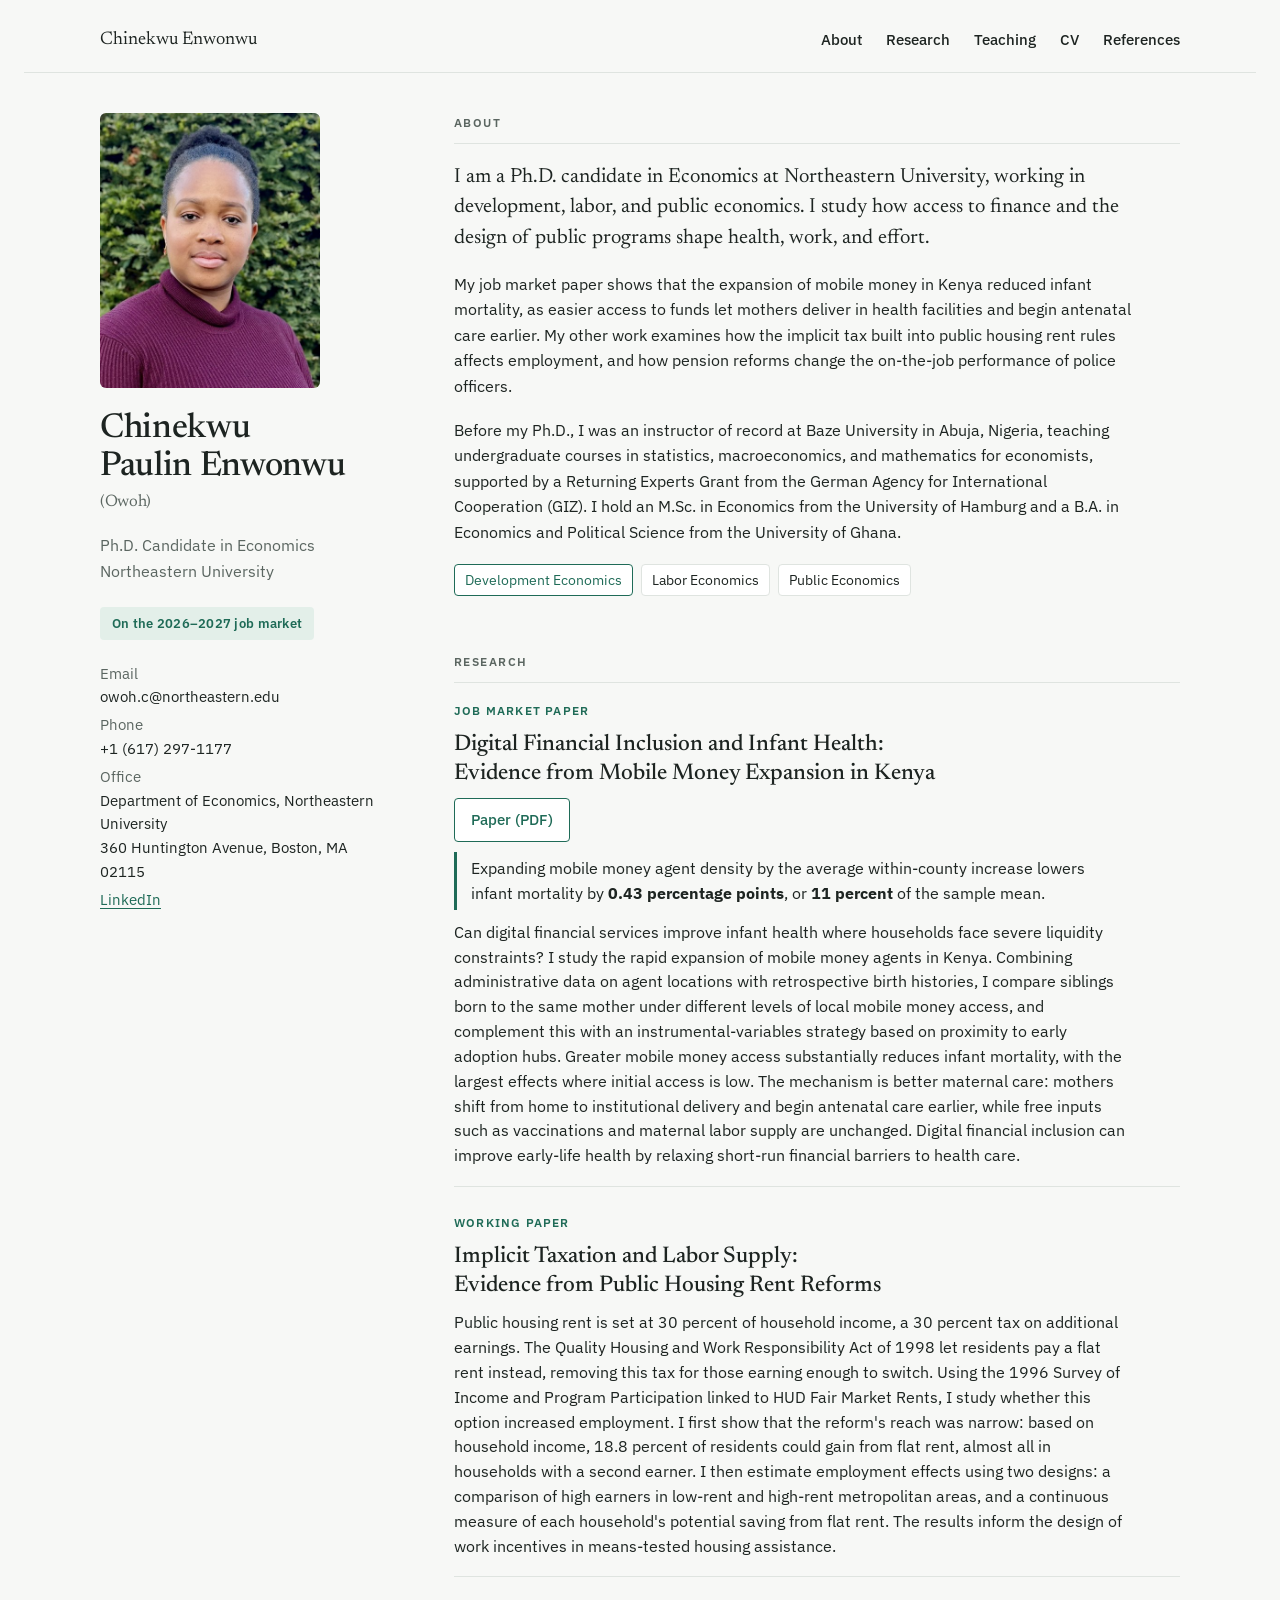
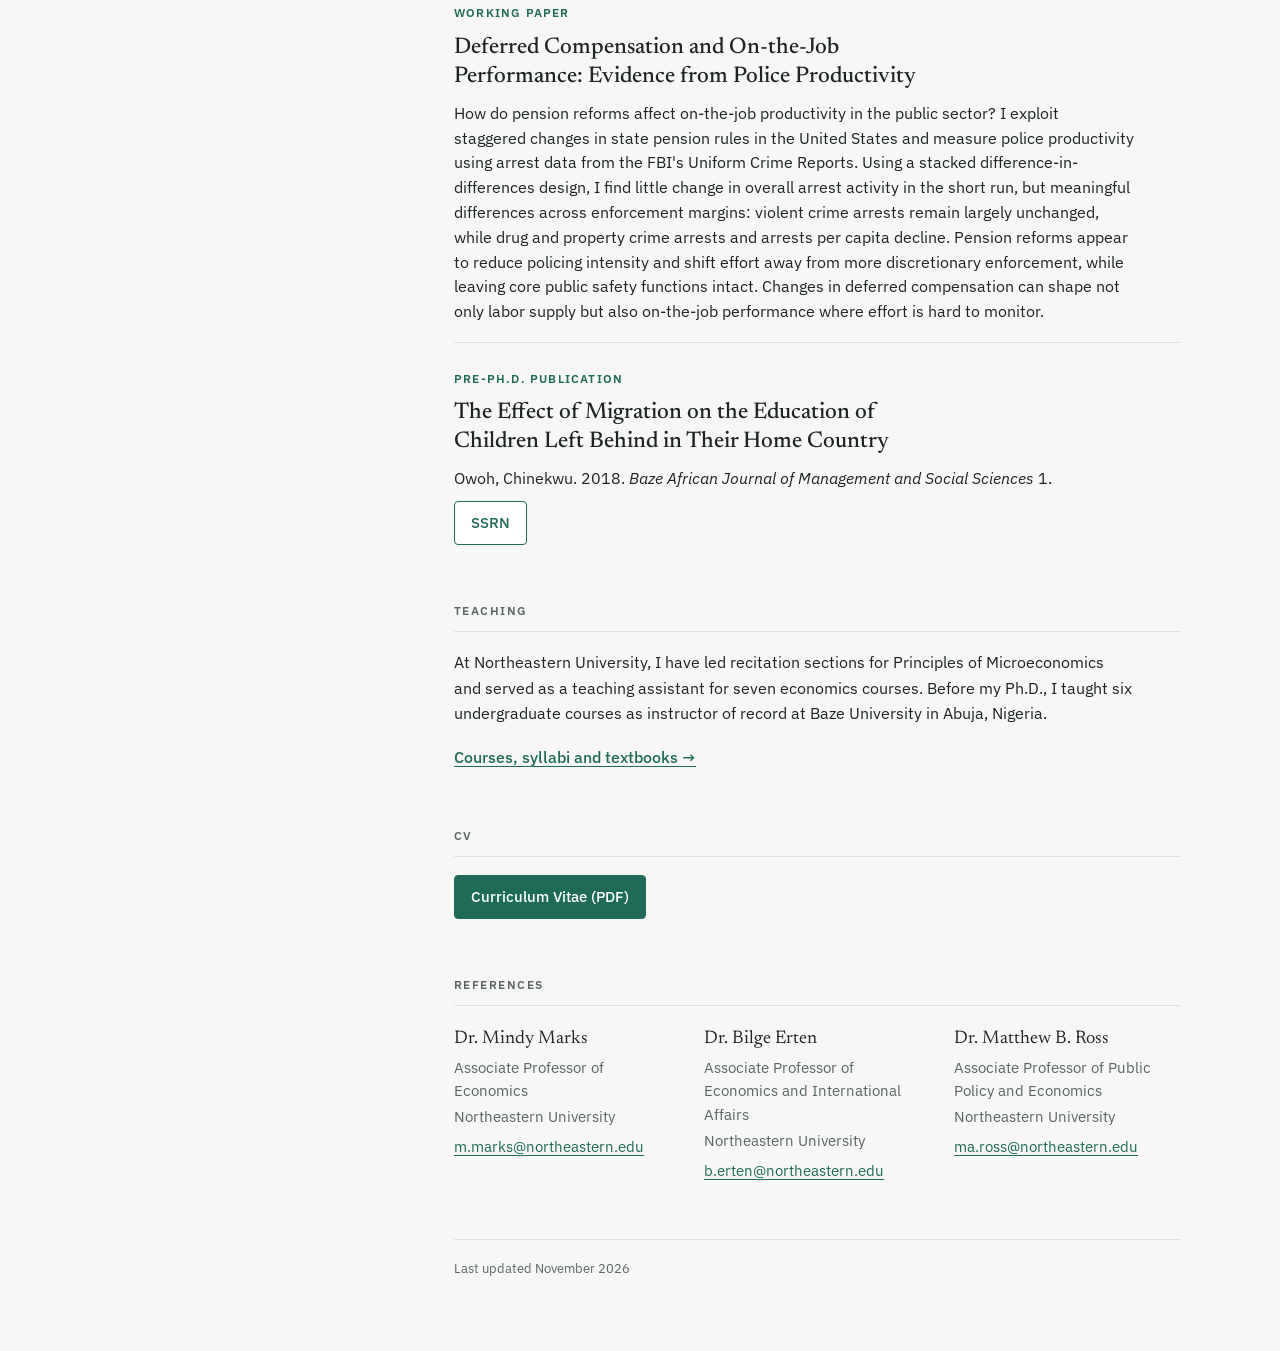
<file: index.html>
<!doctype html>
<html lang="en">
<head>
<meta charset="utf-8">
<meta name="viewport" content="width=device-width, initial-scale=1">
<title>Chinekwu Enwonwu</title>
<meta name="description" content="Chinekwu Paulin Enwonwu (Owoh), Ph.D. candidate in Economics at Northeastern University. Development, labor and public economics.">
<link rel="preconnect" href="https://fonts.googleapis.com">
<link rel="preconnect" href="https://fonts.gstatic.com" crossorigin>
<link rel="stylesheet" href="https://fonts.googleapis.com/css2?family=Newsreader:opsz,wght@6..72,400;6..72,500;6..72,600&family=IBM+Plex+Sans:wght@400;500;600&display=swap">
<link rel="stylesheet" href="style.css">
</head>
<body>
<header class="topbar"><div class="topbar-inner"><a class="brand" href="#about">Chinekwu Enwonwu</a><nav aria-label="Main"><a href="#about">About</a><a href="#research">Research</a><a href="teaching.html">Teaching</a><a href="#cv">CV</a><a href="#references">References</a></nav></div></header>
<div class="wrap">
  <aside>
    <img class="portrait" src="photo.jpg" alt="Portrait of Chinekwu Enwonwu" width="480" height="600">
    <div>
      <h1>Chinekwu Paulin Enwonwu <span class="maiden">(Owoh)</span></h1>
    </div>
    <p class="role">Ph.D. Candidate in Economics<br>Northeastern University</p>
    <span class="market">On the 2026–2027 job market</span>
    <ul class="contact">
      <li><span>Email</span><br>owoh.c@northeastern.edu</li>
      <li><span>Phone</span><br>+1 (617) 297-1177</li>
      <li><span>Office</span><br>Department of Economics, Northeastern University<br>360 Huntington Avenue, Boston, MA 02115</li>
      <li><a href="https://www.linkedin.com/in/chinekwuowoh" target="_blank" rel="noopener">LinkedIn</a></li>
    </ul>
  </aside>

  <main>
    <section id="about">
      <h2>About</h2>
      <p class="lede">I am a Ph.D. candidate in Economics at Northeastern University, working in development, labor, and public economics. I study how access to finance and the design of public programs shape health, work, and effort.</p>
      <p>My job market paper shows that the expansion of mobile money in Kenya reduced infant mortality, as easier access to funds let mothers deliver in health facilities and begin antenatal care earlier. My other work examines how the implicit tax built into public housing rent rules affects employment, and how pension reforms change the on-the-job performance of police officers.</p>
      <p>Before my Ph.D., I was an instructor of record at Baze University in Abuja, Nigeria, teaching undergraduate courses in statistics, macroeconomics, and mathematics for economists, supported by a Returning Experts Grant from the German Agency for International Cooperation (GIZ). I hold an M.Sc. in Economics from the University of Hamburg and a B.A. in Economics and Political Science from the University of Ghana.</p>
      <ul class="fields" aria-label="Fields">
        <li class="primary">Development Economics</li>
        <li>Labor Economics</li>
        <li>Public Economics</li>
      </ul>
    </section>

    <section id="research">
      <h2>Research</h2>

      <article class="paper">
        <span class="tag">Job Market Paper</span>
        <h3>Digital Financial Inclusion and Infant Health: Evidence from Mobile Money Expansion in Kenya</h3>
        <div class="links"><a class="btn" href="Enwonwu_JMP.pdf" target="_blank" rel="noopener">Paper (PDF)</a></div>
        <p class="result">Expanding mobile money agent density by the average within-county increase lowers infant mortality by <strong>0.43 percentage points</strong>, or <strong>11 percent</strong> of the sample mean.</p>
        <p>Can digital financial services improve infant health where households face severe liquidity constraints? I study the rapid expansion of mobile money agents in Kenya. Combining administrative data on agent locations with retrospective birth histories, I compare siblings born to the same mother under different levels of local mobile money access, and complement this with an instrumental-variables strategy based on proximity to early adoption hubs. Greater mobile money access substantially reduces infant mortality, with the largest effects where initial access is low. The mechanism is better maternal care: mothers shift from home to institutional delivery and begin antenatal care earlier, while free inputs such as vaccinations and maternal labor supply are unchanged. Digital financial inclusion can improve early-life health by relaxing short-run financial barriers to health care.</p>
      </article>

      <article class="paper">
        <span class="tag">Working Paper</span>
        <h3>Implicit Taxation and Labor Supply: Evidence from Public Housing Rent Reforms</h3>
        <p>Public housing rent is set at 30 percent of household income, a 30 percent tax on additional earnings. The Quality Housing and Work Responsibility Act of 1998 let residents pay a flat rent instead, removing this tax for those earning enough to switch. Using the 1996 Survey of Income and Program Participation linked to HUD Fair Market Rents, I study whether this option increased employment. I first show that the reform's reach was narrow: based on household income, 18.8 percent of residents could gain from flat rent, almost all in households with a second earner. I then estimate employment effects using two designs: a comparison of high earners in low-rent and high-rent metropolitan areas, and a continuous measure of each household's potential saving from flat rent. The results inform the design of work incentives in means-tested housing assistance.</p>
      </article>
      <article class="paper">
        <span class="tag">Working Paper</span>
        <h3>Deferred Compensation and On-the-Job Performance: Evidence from Police Productivity</h3>
        <p>How do pension reforms affect on-the-job productivity in the public sector? I exploit staggered changes in state pension rules in the United States and measure police productivity using arrest data from the FBI's Uniform Crime Reports. Using a stacked difference-in-differences design, I find little change in overall arrest activity in the short run, but meaningful differences across enforcement margins: violent crime arrests remain largely unchanged, while drug and property crime arrests and arrests per capita decline. Pension reforms appear to reduce policing intensity and shift effort away from more discretionary enforcement, while leaving core public safety functions intact. Changes in deferred compensation can shape not only labor supply but also on-the-job performance where effort is hard to monitor.</p>
      </article>
      <article class="paper">
        <span class="tag">Pre-Ph.D. Publication</span>
        <h3>The Effect of Migration on the Education of Children Left Behind in Their Home Country</h3>
        <p>Owoh, Chinekwu. 2018. <cite>Baze African Journal of Management and Social Sciences</cite> 1.</p>
        <div class="links"><a class="btn" href="https://ssrn.com/abstract=6359418" target="_blank" rel="noopener">SSRN</a></div>
      </article>
    </section>

    <section id="teaching">
      <h2>Teaching</h2>
      <p>At Northeastern University, I have led recitation sections for Principles of Microeconomics and served as a teaching assistant for seven economics courses. Before my Ph.D., I taught six undergraduate courses as instructor of record at Baze University in Abuja, Nigeria.</p>
      <a class="more" href="teaching.html">Courses, syllabi and textbooks &rarr;</a>
    </section>

    <section id="cv">
      <h2>CV</h2>
      <div class="links">
        <a class="btn solid" href="Enwonwu_CV.pdf" target="_blank" rel="noopener">Curriculum Vitae (PDF)</a>
      </div>
    </section>

    <section id="references">
      <h2>References</h2>
      <ul class="refs">
        <li><span class="ref-name">Dr. Mindy Marks</span><span class="ref-title">Associate Professor of Economics</span><span class="ref-title">Northeastern University</span><a href="mailto:m.marks@northeastern.edu">m.marks@northeastern.edu</a></li>
        <li><span class="ref-name">Dr. Bilge Erten</span><span class="ref-title">Associate Professor of Economics and International Affairs</span><span class="ref-title">Northeastern University</span><a href="mailto:b.erten@northeastern.edu">b.erten@northeastern.edu</a></li>
        <li><span class="ref-name">Dr. Matthew B. Ross</span><span class="ref-title">Associate Professor of Public Policy and Economics</span><span class="ref-title">Northeastern University</span><a href="mailto:ma.ross@northeastern.edu">ma.ross@northeastern.edu</a></li>
      </ul>
    </section>

    <footer>Last updated November 2026</footer>
  </main>
</div>
</body>
</html>
</file>
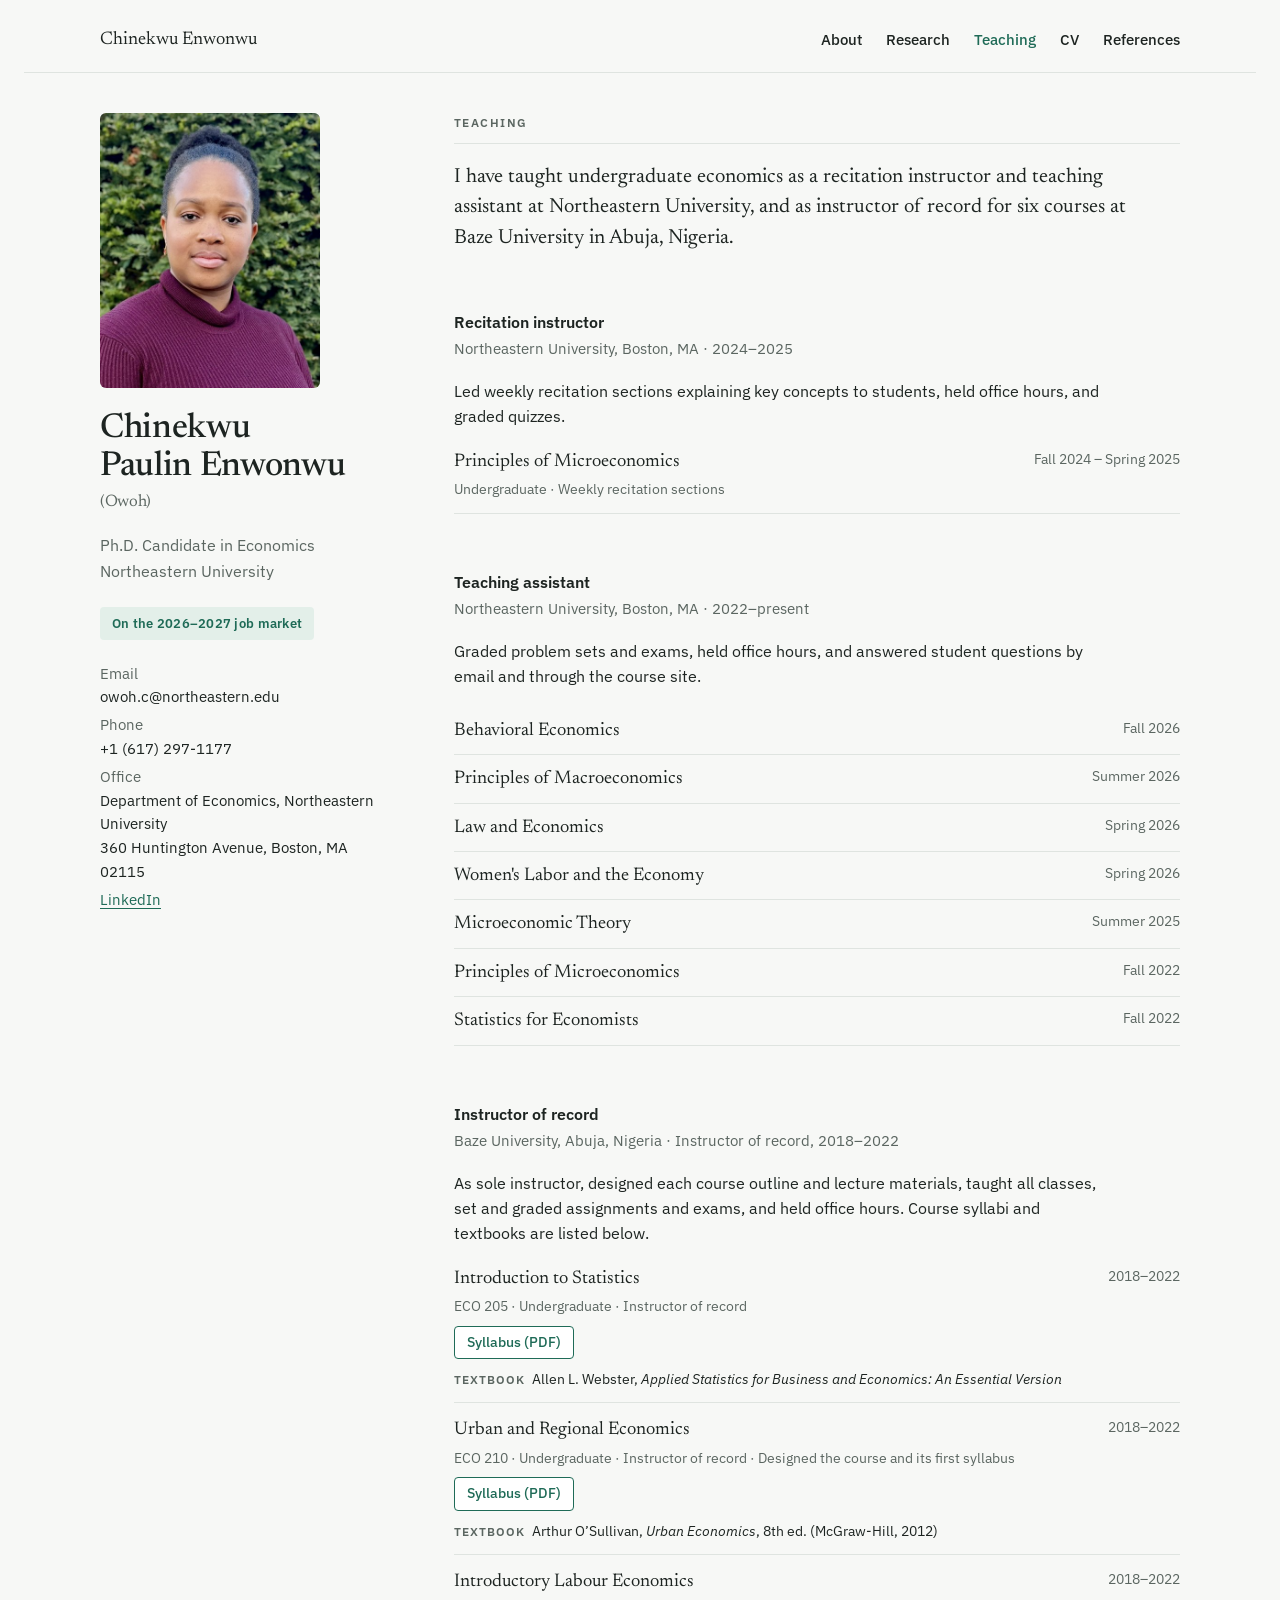
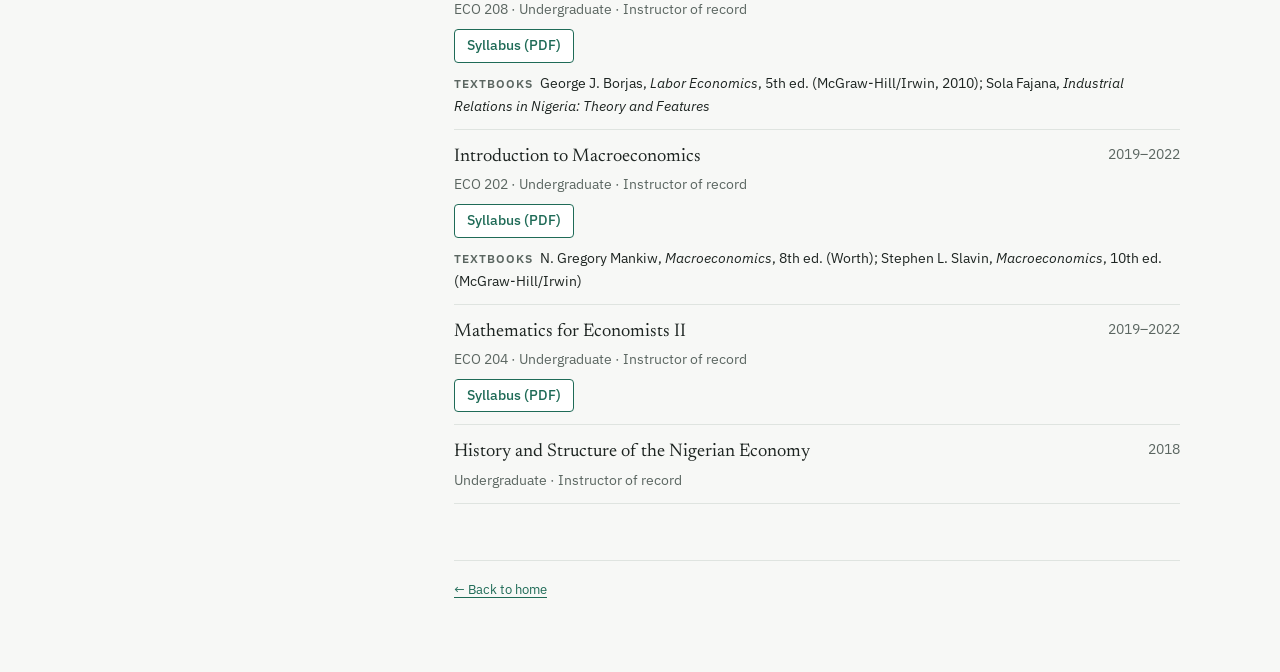
<file: teaching.html>
<!doctype html>
<html lang="en">
<head>
<meta charset="utf-8">
<meta name="viewport" content="width=device-width, initial-scale=1">
<title>Teaching | Chinekwu Enwonwu</title>
<meta name="description" content="Chinekwu Paulin Enwonwu (Owoh), Ph.D. candidate in Economics at Northeastern University. Development, labor and public economics.">
<link rel="preconnect" href="https://fonts.googleapis.com">
<link rel="preconnect" href="https://fonts.gstatic.com" crossorigin>
<link rel="stylesheet" href="https://fonts.googleapis.com/css2?family=Newsreader:opsz,wght@6..72,400;6..72,500;6..72,600&family=IBM+Plex+Sans:wght@400;500;600&display=swap">
<link rel="stylesheet" href="style.css">

</head>
<body>
<header class="topbar"><div class="topbar-inner"><a class="brand" href="index.html">Chinekwu Enwonwu</a><nav aria-label="Main"><a href="index.html#about">About</a><a href="index.html#research">Research</a><a href="teaching.html" aria-current="page">Teaching</a><a href="index.html#cv">CV</a><a href="index.html#references">References</a></nav></div></header>
<div class="wrap">
  <aside>
    <img class="portrait" src="photo.jpg" alt="Portrait of Chinekwu Enwonwu" width="480" height="600">
    <div>
      <h1>Chinekwu Paulin Enwonwu <span class="maiden">(Owoh)</span></h1>
    </div>
    <p class="role">Ph.D. Candidate in Economics<br>Northeastern University</p>
    <span class="market">On the 2026–2027 job market</span>
    <ul class="contact">
      <li><span>Email</span><br>owoh.c@northeastern.edu</li>
      <li><span>Phone</span><br>+1 (617) 297-1177</li>
      <li><span>Office</span><br>Department of Economics, Northeastern University<br>360 Huntington Avenue, Boston, MA 02115</li>
      <li><a href="https://www.linkedin.com/in/chinekwuowoh" target="_blank" rel="noopener">LinkedIn</a></li>
    </ul>
  </aside>

  <main>
    <section id="teaching">
      <h2>Teaching</h2>
      <p class="lede">I have taught undergraduate economics as a recitation instructor and teaching assistant at Northeastern University, and as instructor of record for six courses at Baze University in Abuja, Nigeria.</p>
    </section>

    <section>
      <div class="subhead">
        <strong>Recitation instructor</strong>
        <span>Northeastern University, Boston, MA · 2024–2025</span>
      </div>
      <p class="desc">Led weekly recitation sections explaining key concepts to students, held office hours, and graded quizzes.</p>
      <ul class="course-list">
          <li><span class="name">Principles of Microeconomics</span><span class="term">Fall 2024 – Spring 2025</span><span class="lvl">Undergraduate · Weekly recitation sections</span></li>
      </ul>
    </section>

    <section>
      <div class="subhead">
        <strong>Teaching assistant</strong>
        <span>Northeastern University, Boston, MA · 2022–present</span>
      </div>
      <p class="desc">Graded problem sets and exams, held office hours, and answered student questions by email and through the course site.</p>
      <ul class="course-list ta">
          <li><span class="name">Behavioral Economics</span><span class="term">Fall 2026</span></li>
          <li><span class="name">Principles of Macroeconomics</span><span class="term">Summer 2026</span></li>
          <li><span class="name">Law and Economics</span><span class="term">Spring 2026</span></li>
          <li><span class="name">Women's Labor and the Economy</span><span class="term">Spring 2026</span></li>
          <li><span class="name">Microeconomic Theory</span><span class="term">Summer 2025</span></li>
          <li><span class="name">Principles of Microeconomics</span><span class="term">Fall 2022</span></li>
          <li><span class="name">Statistics for Economists</span><span class="term">Fall 2022</span></li>
      </ul>
    </section>

    <section>
      <div class="subhead">
        <strong>Instructor of record</strong>
        <span>Baze University, Abuja, Nigeria · Instructor of record, 2018–2022</span>
      </div>
      <p class="desc">As sole instructor, designed each course outline and lecture materials, taught all classes, set and graded assignments and exams, and held office hours. Course syllabi and textbooks are listed below.</p>
      <ul class="course-list">
          <li><span class="name">Introduction to Statistics</span><span class="term">2018–2022</span><span class="lvl">ECO 205 · Undergraduate · Instructor of record</span>
            <div class="mat"><a class="btn sm" href="ECO205_Introduction_to_Statistics.pdf" target="_blank" rel="noopener">Syllabus (PDF)</a><span class="book"><span class="k">Textbook</span> Allen L. Webster, <cite>Applied Statistics for Business and Economics: An Essential Version</cite></span></div></li>
          <li><span class="name">Urban and Regional Economics</span><span class="term">2018–2022</span><span class="lvl">ECO 210 · Undergraduate · Instructor of record · Designed the course and its first syllabus</span>
            <div class="mat"><a class="btn sm" href="ECO210_Urban_and_Regional_Economics.pdf" target="_blank" rel="noopener">Syllabus (PDF)</a><span class="book"><span class="k">Textbook</span> Arthur O’Sullivan, <cite>Urban Economics</cite>, 8th ed. (McGraw-Hill, 2012)</span></div></li>
          <li><span class="name">Introductory Labour Economics</span><span class="term">2018–2022</span><span class="lvl">ECO 208 · Undergraduate · Instructor of record</span>
            <div class="mat"><a class="btn sm" href="ECO208_Labour_Economics.pdf" target="_blank" rel="noopener">Syllabus (PDF)</a><span class="book"><span class="k">Textbooks</span> George J. Borjas, <cite>Labor Economics</cite>, 5th ed. (McGraw-Hill/Irwin, 2010); Sola Fajana, <cite>Industrial Relations in Nigeria: Theory and Features</cite></span></div></li>
          <li><span class="name">Introduction to Macroeconomics</span><span class="term">2019–2022</span><span class="lvl">ECO 202 · Undergraduate · Instructor of record</span>
            <div class="mat"><a class="btn sm" href="ECO202_Introduction_to_Macroeconomics.pdf" target="_blank" rel="noopener">Syllabus (PDF)</a><span class="book"><span class="k">Textbooks</span> N. Gregory Mankiw, <cite>Macroeconomics</cite>, 8th ed. (Worth); Stephen L. Slavin, <cite>Macroeconomics</cite>, 10th ed. (McGraw-Hill/Irwin)</span></div></li>
          <li><span class="name">Mathematics for Economists II</span><span class="term">2019–2022</span><span class="lvl">ECO 204 · Undergraduate · Instructor of record</span>
            <div class="mat"><a class="btn sm" href="ECO204_Mathematics_for_Economists.pdf" target="_blank" rel="noopener">Syllabus (PDF)</a></div></li>
          <li><span class="name">History and Structure of the Nigerian Economy</span><span class="term">2018</span><span class="lvl">Undergraduate · Instructor of record</span></li>
      </ul>
    </section>

    <footer><a href="index.html">&larr; Back to home</a></footer>
  </main>
</div>
</body>
</html>
</file>
<file: style.css>
/* Layout: fixed identity column on the left (sidebar card on desktop), long-form research column on the right; stacks on phones. */
:root {
  --bg: #f7f8f6;
  --surface: #ffffff;
  --fg: #1d2421;
  --muted: #5b6661;
  --rule: #dfe4e0;
  --accent: #1f6b57;
  --accent-soft: #e3efe9;
  --display: "Newsreader", Georgia, "Times New Roman", serif;
  --body: "IBM Plex Sans", system-ui, -apple-system, "Segoe UI", sans-serif;
}
@media (prefers-color-scheme: dark) {
  :root:not([data-theme="light"]) {
    --bg: #131816; --surface: #1a201d; --fg: #e6ebe8; --muted: #9aa6a0;
    --rule: #2b3430; --accent: #6cc3a6; --accent-soft: #1e2f28; color-scheme: dark;
  }
}
:root[data-theme="dark"] {
  --bg: #131816; --surface: #1a201d; --fg: #e6ebe8; --muted: #9aa6a0;
  --rule: #2b3430; --accent: #6cc3a6; --accent-soft: #1e2f28; color-scheme: dark;
}
* { box-sizing: border-box; }
body {
  background: var(--bg); color: var(--fg);
  font-family: var(--body); font-size: 16px; line-height: 1.6;
  padding-left: max(16px, env(safe-area-inset-left, 0px));
  padding-right: max(16px, env(safe-area-inset-right, 0px));
  padding-block: 0 64px;
}
a { color: var(--accent); text-underline-offset: 3px; }
a:focus-visible { outline: 2px solid var(--accent); outline-offset: 2px; border-radius: 2px; }
.wrap {
  max-width: 1080px; margin: 0 auto;
  display: grid; grid-template-columns: 290px minmax(0, 1fr); gap: 64px; align-items: start;
}
/* identity column */
aside { position: sticky; top: calc(env(safe-area-inset-top, 0px) + 88px); display: grid; gap: 22px; }
.portrait {
  width: 100%; max-width: 220px; height: auto; aspect-ratio: 4 / 5; object-fit: cover;
  border-radius: 6px; display: block;
}
h1 {
  font-family: var(--display); font-weight: 500; font-size: 2.15rem; line-height: 1.12;
  margin: 0; text-wrap: balance; letter-spacing: -0.01em;
}
.maiden { display: block; font-size: 1.05rem; color: var(--muted); font-weight: 400; margin-top: 6px; }
.role { margin: 0; color: var(--muted); }
.market {
  display: inline-block; background: var(--accent-soft); color: var(--accent);
  font-size: 0.82rem; font-weight: 600; letter-spacing: 0.02em;
  padding: 6px 12px; border-radius: 4px; justify-self: start;
}
.contact { display: grid; gap: 4px; font-size: 0.93rem; margin: 0; padding: 0; list-style: none; }
.contact span { color: var(--muted); }
nav { display: flex; flex-direction: column; gap: 2px; border-top: 1px solid var(--rule); padding-top: 18px; }
nav a {
  color: var(--fg); text-decoration: none; font-size: 0.92rem; padding: 4px 0;
}
nav a:hover { color: var(--accent); }
/* main column */
main { display: grid; gap: 56px; min-width: 0; }
section { display: grid; gap: 18px; scroll-margin-top: 84px; }
h2 {
  font-family: var(--body); font-size: 0.78rem; font-weight: 600; text-transform: uppercase;
  letter-spacing: 0.12em; color: var(--muted); margin: 0;
  padding-bottom: 10px; border-bottom: 1px solid var(--rule);
}
.lede { font-family: var(--display); font-size: 1.28rem; line-height: 1.5; margin: 0; max-width: 62ch; }
p { margin: 0; max-width: 68ch; }
.fields { display: flex; flex-wrap: wrap; gap: 8px; margin: 0; padding: 0; list-style: none; }
.fields li { border: 1px solid var(--rule); border-radius: 4px; padding: 4px 10px; font-size: 0.88rem; background: var(--surface); }
.fields li.primary { border-color: var(--accent); color: var(--accent); }
/* papers */
.paper { display: grid; gap: 10px; }
.paper + .paper { border-top: 1px solid var(--rule); padding-top: 26px; }
.tag { font-size: 0.75rem; font-weight: 600; letter-spacing: 0.1em; text-transform: uppercase; color: var(--accent); }
.paper h3 {
  font-family: var(--display); font-weight: 500; font-size: 1.42rem; line-height: 1.28;
  margin: 0; text-wrap: balance; max-width: 40ch;
}
.paper p { color: var(--fg); font-size: 0.97rem; }
.result {
  border-left: 3px solid var(--accent); padding: 4px 0 4px 14px; font-size: 0.97rem;
  max-width: 64ch; color: var(--fg);
}
.result strong { font-variant-numeric: tabular-nums; }
/* teaching */
.teach { display: grid; gap: 22px; }
.job { display: grid; grid-template-columns: minmax(0,1fr) auto; gap: 2px 16px; }
.job .where { font-weight: 600; }
.job .when { color: var(--muted); font-size: 0.9rem; font-variant-numeric: tabular-nums; white-space: nowrap; }
.job .what { grid-column: 1 / -1; color: var(--muted); font-size: 0.95rem; }
/* links row */
.links { display: flex; flex-wrap: wrap; gap: 12px; }
.btn {
  display: inline-flex; align-items: center; gap: 8px; text-decoration: none;
  border: 1px solid var(--accent); color: var(--accent); background: var(--surface);
  padding: 9px 16px; border-radius: 4px; font-weight: 500; font-size: 0.93rem;
}
.btn:hover { background: var(--accent-soft); }
.btn.solid { background: var(--accent); color: var(--surface); }
.btn.solid:hover { opacity: 0.9; background: var(--accent); }
footer { color: var(--muted); font-size: 0.82rem; border-top: 1px solid var(--rule); padding-top: 18px; }
@media (max-width: 820px) {
  body { padding-block: 0 48px; }
  .wrap { grid-template-columns: minmax(0, 1fr); gap: 40px; }
  aside { position: static; }
  nav { flex-direction: row; flex-wrap: wrap; gap: 4px 18px; }
}
@media (prefers-reduced-motion: no-preference) { html { scroll-behavior: smooth; } }
/* teaching page */
.course-list { display: grid; gap: 0; margin: 0; padding: 0; list-style: none; }
.course-list li {
  display: grid; grid-template-columns: minmax(0,1fr) auto; gap: 2px 16px;
  padding: 12px 0; border-bottom: 1px solid var(--rule);
}
.course-list li:first-child { padding-top: 0; }
.course-list .name { font-family: var(--display); font-size: 1.15rem; }
.course-list .term { color: var(--muted); font-size: 0.9rem; font-variant-numeric: tabular-nums; white-space: nowrap; }
.course-list .lvl { grid-column: 1 / -1; color: var(--muted); font-size: 0.88rem; }
.subhead { display: grid; gap: 2px; }
.subhead strong { font-weight: 600; }
.subhead span { color: var(--muted); font-size: 0.93rem; }
.more { font-weight: 500; }
@media (max-width: 480px) { .course-list li { grid-template-columns: minmax(0,1fr); } }
/* top navigation */
body::before { content: ""; position: fixed; inset: 0 0 auto; height: env(safe-area-inset-top, 0px); z-index: 10; background: var(--bg); }
.topbar {
  position: sticky; top: env(safe-area-inset-top, 0px); z-index: 5;
  background: var(--bg); border-bottom: 1px solid var(--rule); margin-bottom: 40px;
}
.topbar-inner {
  max-width: 1080px; margin: 0 auto; padding-block: 16px;
  display: flex; flex-wrap: wrap; align-items: center; justify-content: space-between; gap: 8px 24px;
}
.topbar .brand { font-family: var(--display); font-size: 1.15rem; color: var(--fg); text-decoration: none; }
.topbar nav { display: flex; flex-direction: row; flex-wrap: wrap; gap: 4px 24px; border: 0; padding: 0; }
.topbar nav a { font-weight: 500; }
.topbar nav a[aria-current="page"] { color: var(--accent); }
@media (max-width: 820px) { .topbar { margin-bottom: 28px; } .topbar-inner { padding-block: 12px; } }
.desc { color: var(--fg); font-size: 0.97rem; max-width: 66ch; }
.course-list.ta li { padding: 9px 0; }
.refs { list-style: none; margin: 0; padding: 0; display: grid; grid-template-columns: repeat(auto-fit, minmax(210px, 1fr)); gap: 24px; }
.refs li { display: grid; gap: 2px; align-content: start; font-size: 0.93rem; }
.ref-name { font-family: var(--display); font-size: 1.15rem; }
.ref-title { color: var(--muted); }
.refs a { margin-top: 4px; overflow-wrap: anywhere; }
.mat { grid-column: 1 / -1; display: flex; flex-direction: column; align-items: flex-start; gap: 8px; margin-top: 6px; }
.btn.sm { padding: 5px 12px; font-size: 0.85rem; }
.book { font-size: 0.9rem; }
.book .k { color: var(--muted); font-size: 0.75rem; font-weight: 600; text-transform: uppercase; letter-spacing: 0.08em; margin-right: 4px; }
.ph { color: #b42318; font-weight: 500; }
.book cite { font-style: italic; }
</file>
